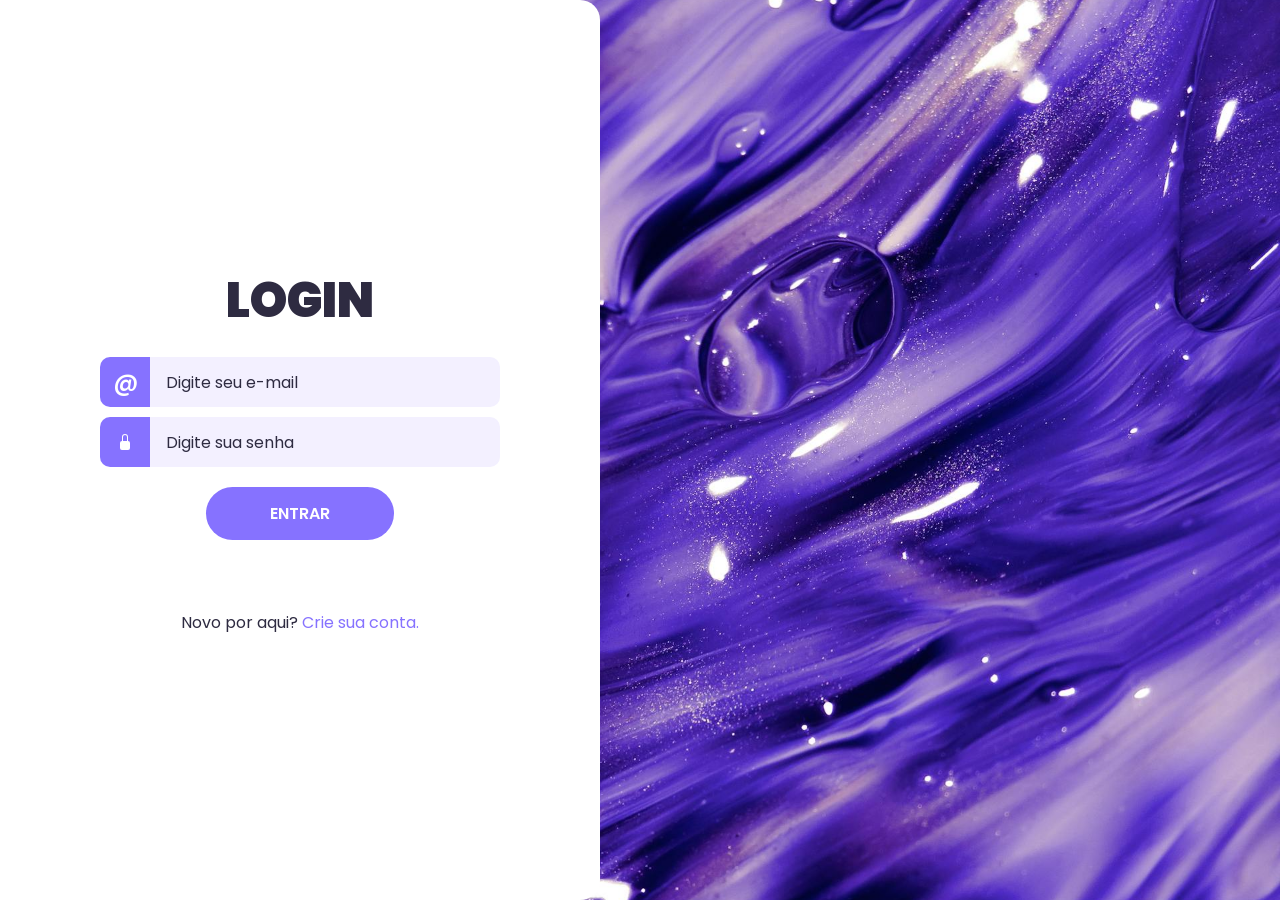
<file: index.html>
<!DOCTYPE html>
<html lang="en">
<head>
    <meta charset="UTF-8">
    <meta name="viewport" content="width=device-width, initial-scale=1.0">
    <title>Login</title>

    <!-- Meu CSS -->
     <link rel="stylesheet" href="css/style.css">
     <!-- Meu JS -->
      <script src="js/script.js" defer></script>
</head>
<body>
    <div class="wrapper">
        <h1>Login</h1>
        <form action="#" method="post" id="form">
            <div>
                <label for="email-input">
                    <span>@</span>
                </label>
                <input type="email" name="email" id="email-input" placeholder="Digite seu e-mail">
            </div>
            <div>
                <label for="password-input">
                    <svg xmlns="http://www.w3.org/2000/svg" width="16" height="16" fill="currentColor" class="bi bi-lock-fill" viewBox="0 0 16 16">
                        <path d="M8 1a2 2 0 0 1 2 2v4H6V3a2 2 0 0 1 2-2m3 6V3a3 3 0 0 0-6 0v4a2 2 0 0 0-2 2v5a2 2 0 0 0 2 2h6a2 2 0 0 0 2-2V9a2 2 0 0 0-2-2"/>
                      </svg>
                </label>
                <input type="password" name="password" id="password-input" placeholder="Digite sua senha">
            </div>
            <button type="submit">Entrar</button>
        </form>
        <p id="error-message"></p>
        <p>Novo por aqui? <a href="#">Crie sua conta.</a></p>
    </div>
</body>
</html>
</file>
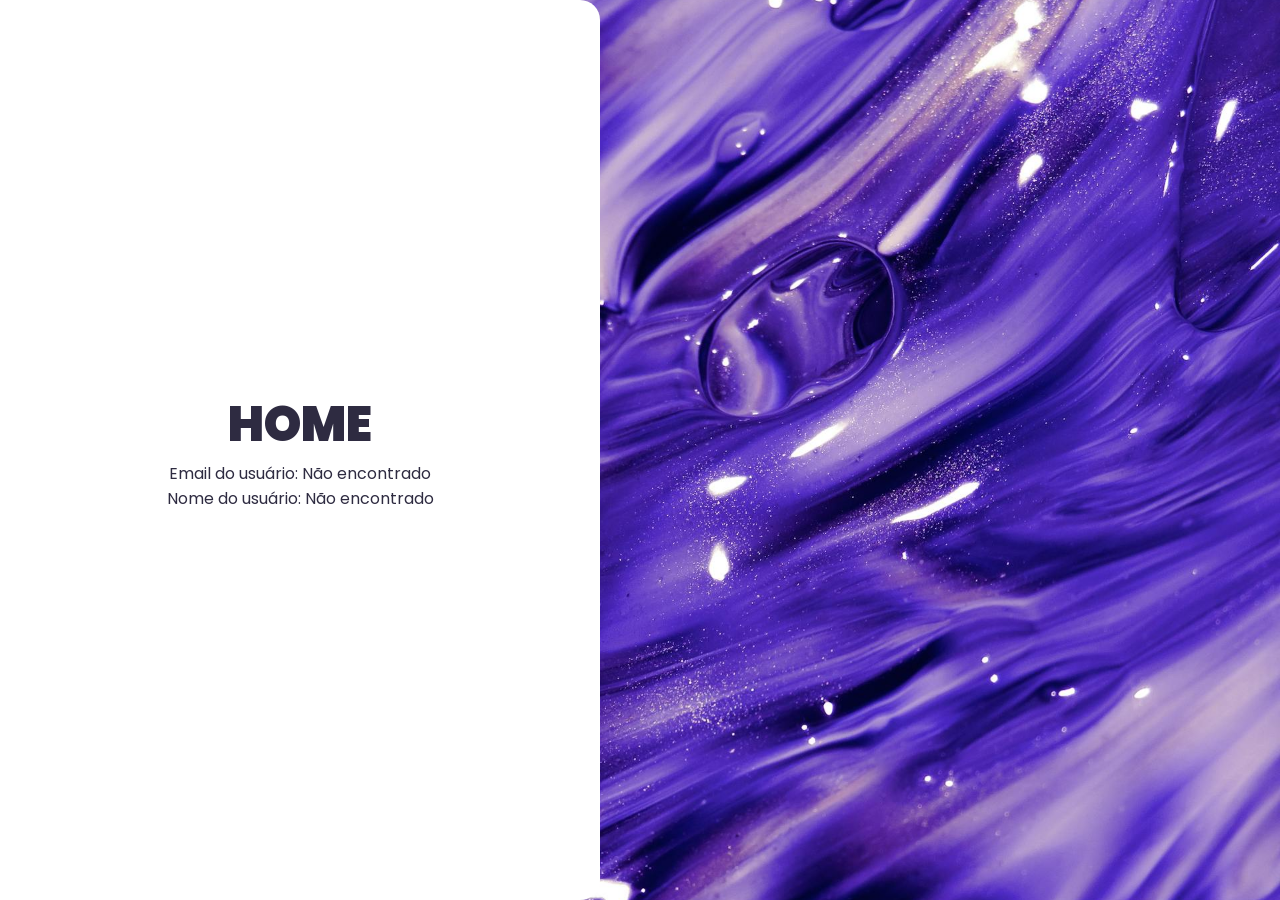
<file: home.html>
<!DOCTYPE html>
<html lang="pt-br">

<head>
    <meta charset="UTF-8">
    <meta name="viewport" content="width=device-width, initial-scale=1.0">
    <title>Home</title>

    <!-- Meu CSS -->
    <link rel="stylesheet" href="css/style.css">
    <!-- Meu JS -->
    <script src="js/script.js" defer></script>
</head>

<body>
    <div class="wrapper">
        <h1>Home</h1>

        <p>Email do usuário: <span id="user-email"></span></p>
        <p>Nome do usuário: <span id="user-name"></span></p>

        <script>
            document.addEventListener('DOMContentLoaded', function() {
                const userEmail = localStorage.getItem('userEmail');
                if (userEmail) {
                    document.getElementById('user-email').textContent = userEmail;
                } else {
                    document.getElementById('user-email').textContent = 'Não encontrado';
                }

                const userName = localStorage.getItem('userName');
                if (userName) {
                    document.getElementById('user-name').textContent = userName;
                } else {
                    document.getElementById('user-name').textContent = 'Não encontrado';
                }
            });
        </script>
    </div>
</body>

</html>
</file>
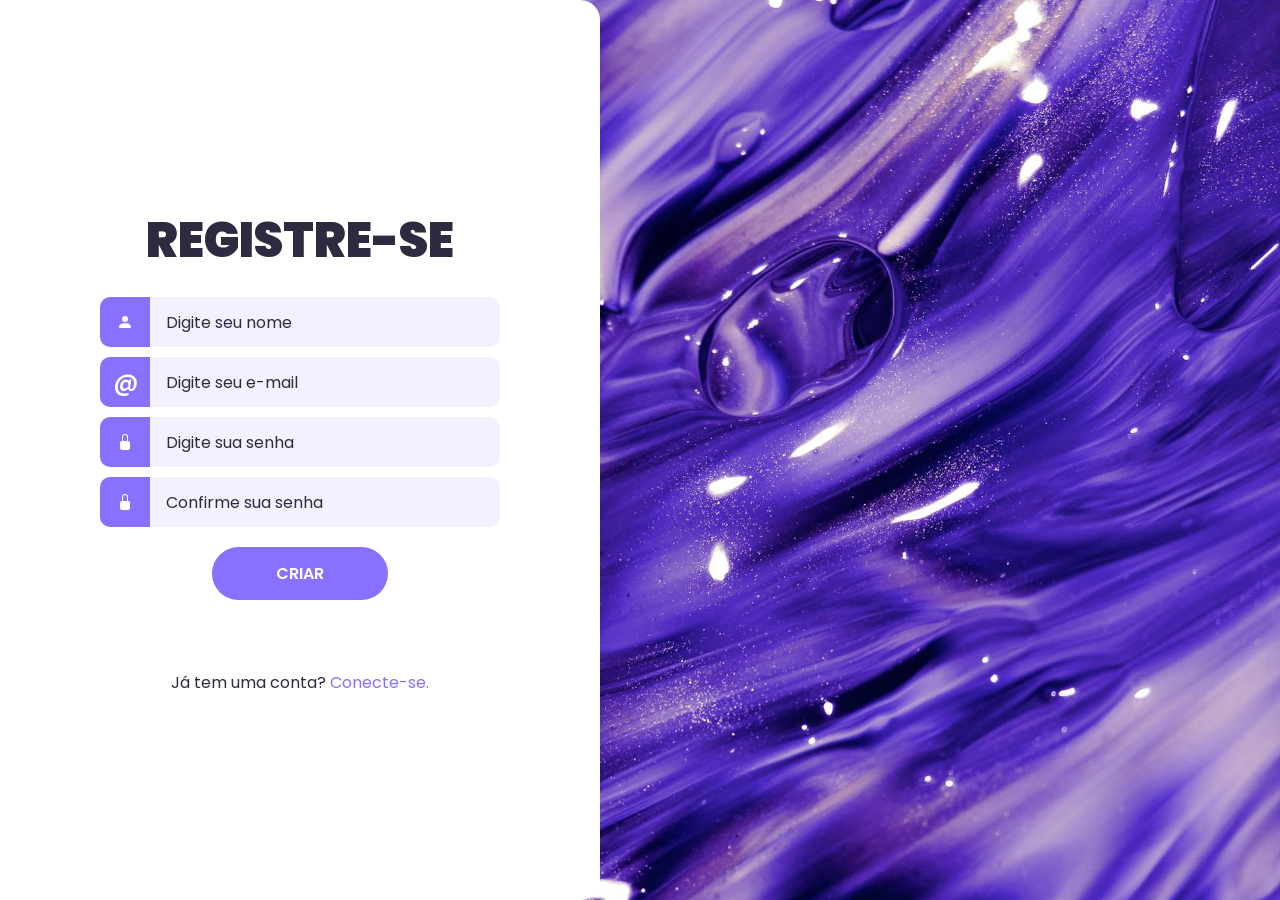
<file: register.html>
<!DOCTYPE html>
<html lang="en">
<head>
    <meta charset="UTF-8">
    <meta name="viewport" content="width=device-width, initial-scale=1.0">
    <title>Crie sua conta</title>

    <!-- Meu CSS -->
     <link rel="stylesheet" href="css/style.css">
     <!-- Meu JS -->
      <script src="js/script.js" defer></script>
</head>
<body>
    <div class="wrapper">
        <h1>Registre-se</h1>
        <form action="#" method="post" id="form">
            <div>
                <label for="name-input">
                    <svg xmlns="http://www.w3.org/2000/svg" width="16" height="16" fill="currentColor" class="bi bi-person-fill" viewBox="0 0 16 16">
                        <path d="M3 14s-1 0-1-1 1-4 6-4 6 3 6 4-1 1-1 1zm5-6a3 3 0 1 0 0-6 3 3 0 0 0 0 6"/>
                      </svg>
                </label>
                <input type="text" name="name" id="name-input" placeholder="Digite seu nome">
            </div>
            <div>
                <label for="email-input">
                    <span>@</span>
                </label>
                <input type="email" name="email" id="email-input" placeholder="Digite seu e-mail">
            </div>
            <div>
                <label for="password-input">
                    <svg xmlns="http://www.w3.org/2000/svg" width="16" height="16" fill="currentColor" class="bi bi-lock-fill" viewBox="0 0 16 16">
                        <path d="M8 1a2 2 0 0 1 2 2v4H6V3a2 2 0 0 1 2-2m3 6V3a3 3 0 0 0-6 0v4a2 2 0 0 0-2 2v5a2 2 0 0 0 2 2h6a2 2 0 0 0 2-2V9a2 2 0 0 0-2-2"/>
                      </svg>
                </label>
                <input type="password" name="password" id="password-input" placeholder="Digite sua senha">
            </div>
            <div>
                <label for="repeat-password-input">
                    <svg xmlns="http://www.w3.org/2000/svg" width="16" height="16" fill="currentColor" class="bi bi-lock-fill" viewBox="0 0 16 16">
                        <path d="M8 1a2 2 0 0 1 2 2v4H6V3a2 2 0 0 1 2-2m3 6V3a3 3 0 0 0-6 0v4a2 2 0 0 0-2 2v5a2 2 0 0 0 2 2h6a2 2 0 0 0 2-2V9a2 2 0 0 0-2-2"/>
                      </svg>
                </label>
                <input type="password" name="repeat-password" id="repeat-password-input" placeholder="Confirme sua senha">
            </div>
            <button type="submit">Criar</button>
        </form>
        <p id="error-message"></p>
        <p>Já tem uma conta? <a href="index.html">Conecte-se.</a></p>
    </div>
</body>
</html>
</file>
<file: css/style.css>
@import url('https://fonts.googleapis.com/css2?family=Poppins:ital,wght@0,100;0,200;0,300;0,400;0,500;0,600;0,700;0,800;0,900;1,100;1,200;1,300;1,400;1,500;1,600;1,700;1,800;1,900&display=swap');

:root {
    --accent-color:#8672FF ;
    --base-color: white;
    --text-color: #2E2B41;
    --input-color: #F3F0FF;
}

* {
    margin: 0;
    padding: 0;
}

html {
    font-family: "Poppins", sans-serif;
    font-size:12pt;
    color: var(--text-color);
    text-align: center;
}

body {
    min-height: 100vh;
    background-image: url(../img/fundo.jpg);
    background-size: cover;
    background-position: right;
    overflow: hidden;
}

.wrapper{
    box-sizing: border-box;
    background-color: var(--base-color);
    height: 100vh;
    width: max(40%, 600px);
    padding: 10px;
    border-radius: 0 20px 20px 0;
    display: flex;
    flex-direction: column;
    align-items: center;
    justify-content: center;
  }

  h1{
    font-size: 3rem;
    font-weight: 900;
    text-transform: uppercase;
  }

  form {
    width: min(400px, 100%);
    margin-top: 20px;
    margin-bottom: 50px;
    display: flex;
    flex-direction: column;
    align-items: center;
    gap: 10px;
  }

  form > div{
    width: 100%;
    display: flex;
    justify-content: center;
  }

  form label{
    flex-shrink: 0;
    height: 50px;
    width: 50px;
    background-color: var(--accent-color);
    fill: var(--base-color);
    color: var(--base-color);
    border-radius: 10px 0 0 10px;
    display: flex;
    justify-content: center;
    align-items: center;
    font-size: 1.5rem;
    font-weight: 500;
  }

  form input{
    box-sizing: border-box;
    flex-grow: 1;
    min-width: 0;
    height: 50px;
    padding: 1em;
    font: inherit;
    border-radius: 0 10px 10px 0;
    border: 2px solid var(--input-color);
    border-left: none;
    background-color: var(--input-color);
    transition: 150ms ease;
  }

  form input:hover{
    border-color: var(--accent-color);
  }

  form input:focus{
    outline: none;
    border-color: var(--text-color);
  }

  div:has(input:focus) > label{
    background-color: var(--text-color);
  }

  form input::placeholder{
    color: var(--text-color);
  }

  form button{
    margin-top: 10px;
    border: none;
    border-radius: 1000px;
    padding: .85em 4em;
    background-color: var(--accent-color);
    color: var(--base-color);
    font: inherit;
    font-weight: 600;
    text-transform: uppercase;
    cursor: pointer;
    transition: 150ms ease;
  }

  form button:hover{
    background-color: var(--text-color);
  }

  form button:focus{
    outline: none;
    background-color: var(--text-color);
  }

  a{
    text-decoration: none;
    color: var(--accent-color);
  }

  a:hover{
    text-decoration: underline;
  }

  @media(max-width: 1100px){
    .wrapper{
      width: min(600px, 100%);
      border-radius: 0;
    }
  }

  form div.incorrect label{
    background-color: #f06272;
  }
  
  form div.incorrect input{
    border-color: #f06272;
  }

  #error-message{
    color:#f06272;
    padding-bottom: 20px;
  }
</file>
